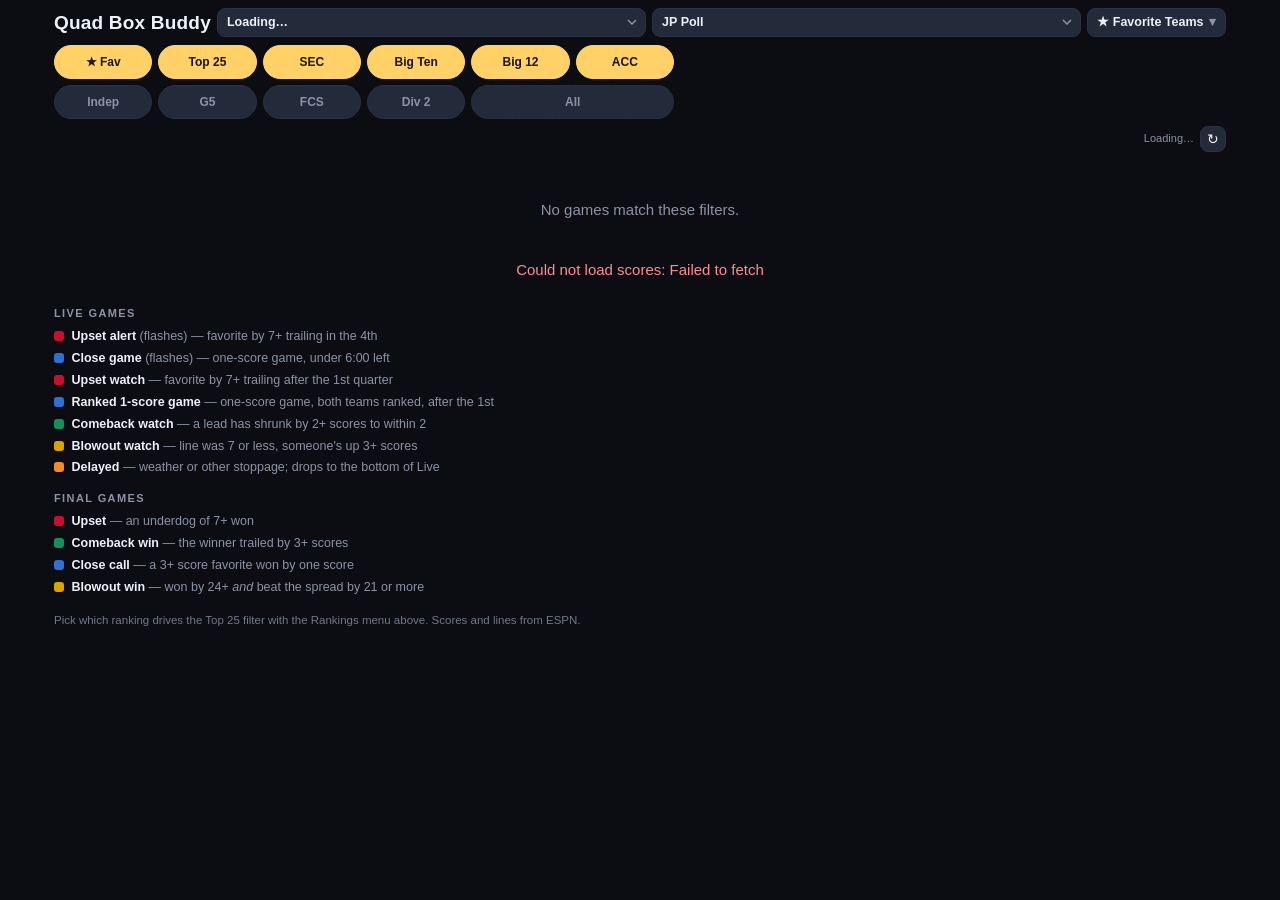
<file: index.html>
<!doctype html>
<html lang="en">
<head>
  <meta charset="utf-8">
  <meta name="viewport" content="width=device-width, initial-scale=1, viewport-fit=cover">
  <meta name="theme-color" content="#0b0d12">
  <meta name="apple-mobile-web-app-capable" content="yes">
  <meta name="apple-mobile-web-app-status-bar-style" content="black-translucent">
  <meta name="apple-mobile-web-app-title" content="QBB">
  <title>Quad Box Buddy</title>
  <link rel="icon" type="image/png" sizes="32x32" href="icons/icon-32.png?v=3">
  <link rel="icon" type="image/svg+xml" href="icons/icon.svg?v=3">
  <link rel="apple-touch-icon" sizes="180x180" href="icons/icon-180.png?v=3">
  <link rel="manifest" href="manifest.json?v=3">
  <link rel="stylesheet" href="style.css?v=76">
</head>
<body>
  <header class="top">
    <div class="bar">
      <h1><span class="name-long">Quad Box Buddy</span><span class="name-short">QBB</span><span id="demo-badge" class="demo-badge" hidden>DEMO</span></h1>
      <select id="week-select" aria-label="Week"><option>Loading…</option></select>
      <select id="poll-select" aria-label="Which ranking to use"><option>Loading…</option></select>
      <button id="fav-teams-btn" class="menu-btn" aria-haspopup="dialog">★ <span class="long">Favorite </span>Teams <span class="caret">▾</span></button>
    </div>
    <div class="filters" id="filters" role="group" aria-label="Filters">
      <button class="chip fav" data-conf="fav" title="Favorites">★ Fav</button>
      <button class="chip" data-conf="top25" id="chip-top25" title="Games with a ranked team">Top 25</button>
      <button class="chip" data-conf="sec">SEC</button>
      <button class="chip" data-conf="b1g">Big Ten</button>
      <button class="chip" data-conf="b12">Big 12</button>
      <button class="chip" data-conf="acc">ACC</button>
      <button class="chip" data-conf="ind" title="Independents">Indep</button>
      <button class="chip" data-conf="fbs" title="Group of 5: American, CUSA, MAC, Mountain West, Pac-12, Sun Belt">G5</button>
      <button class="chip" data-conf="fcs">FCS</button>
      <button class="chip" data-conf="d2">Div 2</button>
      <button class="chip all" id="chip-all">All</button>
    </div>
    <div class="toolbar">
      <span class="refresh">
        <span id="updated">Loading…</span>
        <button id="refresh-btn" title="Refresh now" aria-label="Refresh now">↻</button>
      </span>
    </div>
  </header>
  <div id="ptr" class="ptr" aria-hidden="true"><span class="ptr-icon">↓</span></div>

  <main id="board">
    <section class="group" id="group-live" hidden>
      <h2><span class="dot live"></span>Live</h2>
      <div class="list" id="list-live"></div>
    </section>
    <section class="group" id="group-pre" hidden>
      <h2>Upcoming</h2>
      <div class="list" id="list-pre"></div>
    </section>
    <section class="group" id="group-post" hidden>
      <h2>Final</h2>
      <div class="list" id="list-post"></div>
    </section>
    <p class="empty" id="empty" hidden>No games match these filters.</p>
    <p class="error" id="error" hidden></p>
  </main>

  <footer class="legend">
    <h3>Live games</h3>
    <span><i class="swatch upset"></i> <b>Upset alert</b> (flashes) — favorite by 7+ trailing in the 4th</span>
    <span><i class="swatch close"></i> <b>Close game</b> (flashes) — one-score game, under 6:00 left</span>
    <span><i class="swatch upsetwatch"></i> <b>Upset watch</b> — favorite by 7+ trailing after the 1st quarter</span>
    <span><i class="swatch goodgame"></i> <b>Ranked 1-score game</b> — one-score game, both teams ranked, after the 1st</span>
    <span><i class="swatch comeback"></i> <b>Comeback watch</b> — a lead has shrunk by 2+ scores to within 2</span>
    <span><i class="swatch blowout"></i> <b>Blowout watch</b> — line was 7 or less, someone's up 3+ scores</span>
    <span><i class="swatch delayed"></i> <b>Delayed</b> — weather or other stoppage; drops to the bottom of Live</span>
    <h3>Final games</h3>
    <span><i class="swatch upsetwatch"></i> <b>Upset</b> — an underdog of 7+ won</span>
    <span><i class="swatch comeback"></i> <b>Comeback win</b> — the winner trailed by 3+ scores</span>
    <span><i class="swatch goodgame"></i> <b>Close call</b> — a 3+ score favorite won by one score</span>
    <span><i class="swatch blowout"></i> <b>Blowout win</b> — won by 24+ <em>and</em> beat the spread by 21 or more</span>
    <p class="fine">Pick which ranking drives the Top 25 filter with the Rankings menu above. Scores and lines from ESPN.</p>
  </footer>

  <div id="panel" class="panel" role="dialog" aria-modal="true" aria-labelledby="panel-title" hidden>
    <div class="panel-head">
      <button id="panel-back" class="panel-nav" hidden>‹ Back</button>
      <h2 id="panel-title">Favorite Teams</h2>
      <button id="panel-close" class="panel-nav">Done</button>
    </div>
    <div class="panel-body" id="panel-body"></div>
    <div class="panel-foot" id="panel-foot"></div>
  </div>

  <script src="app.js?v=76"></script>
</body>
</html>
</file>
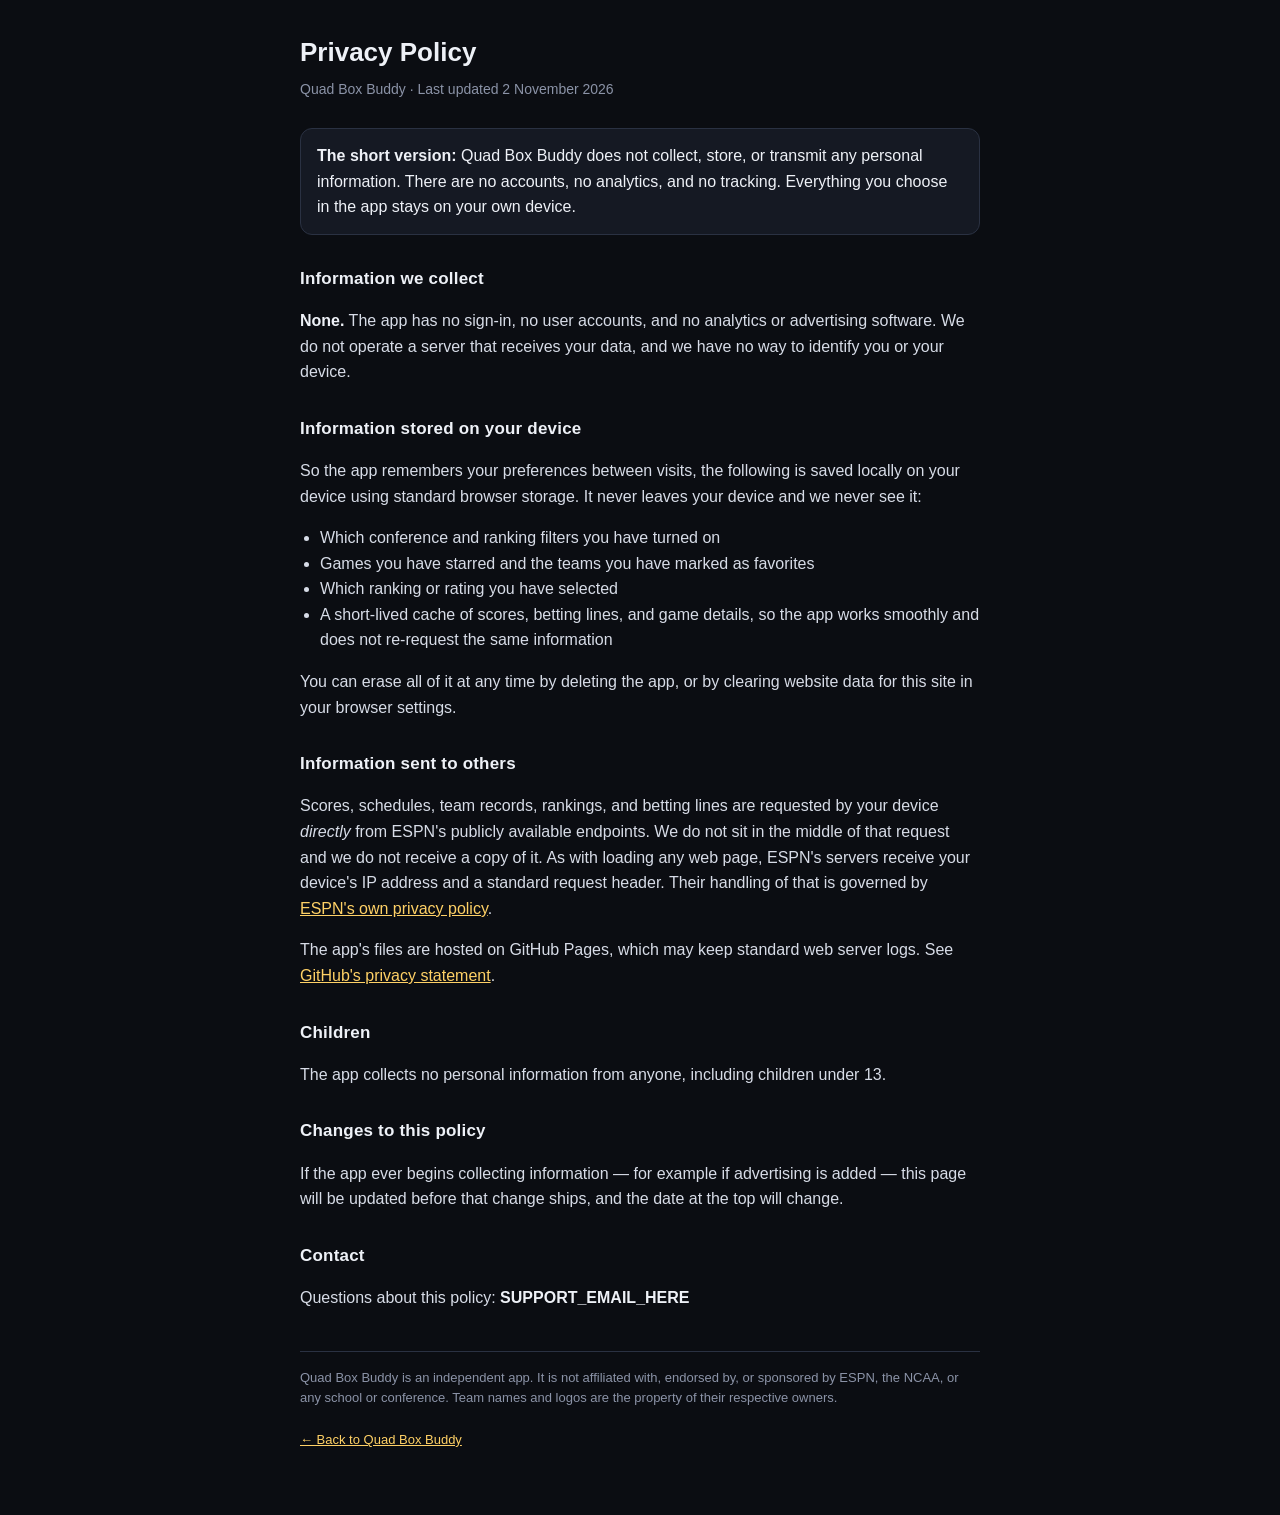
<file: privacy.html>
<!doctype html>
<html lang="en">
<head>
  <meta charset="utf-8">
  <meta name="viewport" content="width=device-width, initial-scale=1">
  <meta name="theme-color" content="#0b0d12">
  <title>Quad Box Buddy — Privacy Policy</title>
  <style>
    :root { --bg:#0b0d12; --panel:#151923; --line:#2a3142; --text:#eef1f7; --muted:#8b93a7; --accent:#ffd166; }
    * { box-sizing: border-box; }
    html, body { margin:0; background:var(--bg); color:var(--text); }
    body {
      font:16px/1.6 -apple-system, BlinkMacSystemFont, "Segoe UI", Roboto, Helvetica, Arial, sans-serif;
      max-width:720px; margin:0 auto; padding:32px 20px 64px;
    }
    h1 { font-size:26px; margin:0 0 4px; }
    .updated { color:var(--muted); font-size:14px; margin:0 0 28px; }
    h2 { font-size:17px; margin:30px 0 8px; letter-spacing:.2px; }
    p, li { color:#d7dce7; }
    ul { padding-left:20px; }
    strong { color:var(--text); }
    a { color:var(--accent); }
    .box { background:var(--panel); border:1px solid var(--line); border-radius:12px; padding:14px 16px; margin:18px 0; }
    footer { margin-top:40px; padding-top:16px; border-top:1px solid var(--line); color:var(--muted); font-size:13px; }
  </style>
</head>
<body>
  <h1>Privacy Policy</h1>
  <p class="updated">Quad Box Buddy · Last updated 2 November 2026</p>

  <div class="box">
    <strong>The short version:</strong> Quad Box Buddy does not collect, store, or transmit any
    personal information. There are no accounts, no analytics, and no tracking. Everything you
    choose in the app stays on your own device.
  </div>

  <h2>Information we collect</h2>
  <p><strong>None.</strong> The app has no sign-in, no user accounts, and no analytics or
  advertising software. We do not operate a server that receives your data, and we have no way
  to identify you or your device.</p>

  <h2>Information stored on your device</h2>
  <p>So the app remembers your preferences between visits, the following is saved locally on
  your device using standard browser storage. It never leaves your device and we never see it:</p>
  <ul>
    <li>Which conference and ranking filters you have turned on</li>
    <li>Games you have starred and the teams you have marked as favorites</li>
    <li>Which ranking or rating you have selected</li>
    <li>A short-lived cache of scores, betting lines, and game details, so the app works
        smoothly and does not re-request the same information</li>
  </ul>
  <p>You can erase all of it at any time by deleting the app, or by clearing website data for
  this site in your browser settings.</p>

  <h2>Information sent to others</h2>
  <p>Scores, schedules, team records, rankings, and betting lines are requested by your device
  <em>directly</em> from ESPN's publicly available endpoints. We do not sit in the middle of
  that request and we do not receive a copy of it. As with loading any web page, ESPN's servers
  receive your device's IP address and a standard request header. Their handling of that is
  governed by <a href="https://disneyprivacycenter.com/privacy-policy-translations/english/"
  rel="noopener">ESPN's own privacy policy</a>.</p>
  <p>The app's files are hosted on GitHub Pages, which may keep standard web server logs. See
  <a href="https://docs.github.com/en/site-policy/privacy-policies/github-general-privacy-statement"
  rel="noopener">GitHub's privacy statement</a>.</p>

  <h2>Children</h2>
  <p>The app collects no personal information from anyone, including children under 13.</p>

  <h2>Changes to this policy</h2>
  <p>If the app ever begins collecting information — for example if advertising is added — this
  page will be updated before that change ships, and the date at the top will change.</p>

  <h2>Contact</h2>
  <p>Questions about this policy: <strong>SUPPORT_EMAIL_HERE</strong></p>

  <footer>
    Quad Box Buddy is an independent app. It is not affiliated with, endorsed by, or sponsored
    by ESPN, the NCAA, or any school or conference. Team names and logos are the property of
    their respective owners.
    <br><br>
    <a href="./">← Back to Quad Box Buddy</a>
  </footer>
</body>
</html>
</file>
<file: style.css>
:root {
  --bg: #0b0d12;
  --panel: #151923;
  --panel-2: #1c2130;
  --line: #2a3142;
  --text: #eef1f7;
  --muted: #8b93a7;
  --accent: #ffd166;
  --live: #ff3b4d;
  --upset: #8a1a2a;      /* alert flashes run between these and their -dim partners */
  --upset-dim: #2d1218;
  --close: #1b4f9c;      /* blue */
  --close-dim: #142238;
  --comeback: #9a7a12;   /* amber-yellow, kept dark enough for white text */
  --comeback-dim: #2c2510;
  --new: #5b6478;
  --delayed: #f28c28;
  --chip: #232a3a;
  --chip-on: #ffd166;
}

* { box-sizing: border-box; }
html, body { margin: 0; background: var(--bg); color: var(--text); }
body {
  font: 15px/1.35 -apple-system, BlinkMacSystemFont, "Segoe UI", Roboto, Helvetica, Arial, sans-serif;
  padding: 0 14px calc(24px + env(safe-area-inset-bottom));
  max-width: 1200px;
  margin: 0 auto;
}

/* Pull-to-refresh strip (touch only): sits between the sticky header and the board and
   opens up as you pull, so the title and chips stay put while the games slide down */
.ptr {
  height: 0; overflow: hidden; display: flex; align-items: center; justify-content: center;
  color: var(--muted);
}
.ptr .ptr-icon {
  width: 34px; height: 34px; border-radius: 50%; display: flex; align-items: center; justify-content: center;
  background: var(--panel-2); border: 1px solid var(--line); font-size: 17px; font-weight: 800; line-height: 1;
  transition: transform .2s; opacity: 0;
}
.ptr.show .ptr-icon { opacity: 1; }
.ptr.armed .ptr-icon { color: var(--accent); border-color: var(--accent); transform: rotate(180deg); }
.ptr.loading .ptr-icon { color: var(--accent); transform: none; animation: spin .8s linear infinite; }
.ptr.settle { transition: height .25s ease-out; }

/* Header */
.top {
  position: sticky; top: 0; z-index: 5;
  background: linear-gradient(var(--bg) 88%, transparent);
  padding: calc(8px + env(safe-area-inset-top)) 0 8px;
}
.bar { display: flex; align-items: center; gap: 6px; flex-wrap: wrap; }
.bar h1 { margin: 0; font-size: 19px; letter-spacing: .2px; white-space: nowrap; flex: none; }
.bar h1 .name-short { display: none; }
.demo-badge { font-size: 10px; font-weight: 800; background: var(--accent); color: #1a1400; border-radius: 4px; padding: 1px 5px; margin-left: 6px; vertical-align: middle; }
.demo-badge[hidden] { display: none; }
#week-select, #poll-select {
  /* basis 0 so the two split whatever is left over evenly instead of one taking it all */
  appearance: none; -webkit-appearance: none; min-width: 0; flex: 1 1 0;
  text-overflow: ellipsis;
  background: var(--chip) url("data:image/svg+xml,%3Csvg xmlns='http://www.w3.org/2000/svg' width='10' height='6' viewBox='0 0 10 6'%3E%3Cpath d='M1 1l4 4 4-4' fill='none' stroke='%238b93a7' stroke-width='1.5'/%3E%3C/svg%3E") no-repeat right 8px center;
  color: var(--text); border: 1px solid var(--line); border-radius: 8px;
  padding: 5px 22px 5px 9px; font: inherit; font-weight: 700; font-size: 12.5px; cursor: pointer;
}
.menu-btn {
  flex: none;
  border: 1px solid var(--line); background: var(--chip); color: var(--text);
  border-radius: 8px; padding: 5px 9px; font: inherit; font-size: 12.5px; font-weight: 700; cursor: pointer;
  white-space: nowrap;
}
.menu-btn .caret { color: var(--muted); margin-left: 2px; }
.menu-btn.has-teams { border-color: var(--accent); }
/* Chips: a fixed 6-column grid so the row count never depends on label widths (two rows
   for eleven chips), and tall enough to hit with a thumb. */
.filters {
  display: grid; grid-template-columns: repeat(6, minmax(0, 1fr)); gap: 6px; /* six equal chips per row */
  margin-top: 8px; max-width: 620px;
}
.chip {
  border: 1px solid var(--line); background: var(--chip); color: var(--muted);
  border-radius: 999px; padding: 10px 2px; font-size: 12px; font-weight: 700; line-height: 1;
  cursor: pointer; transition: background .15s, color .15s;
  white-space: nowrap; overflow: hidden; text-overflow: ellipsis; text-align: center;
  -webkit-tap-highlight-color: transparent; -webkit-touch-callout: none; user-select: none;
}
.chip.on { background: var(--chip-on); color: #1a1400; border-color: var(--chip-on); }
.chip.all { border-style: dashed; grid-column: span 2; }
.chip.fav.on { background: var(--accent); }
/* Only the refresh stamp lives here now, and it belongs on the right. */
.toolbar { display: flex; align-items: center; justify-content: flex-end; gap: 8px; margin-top: 7px; }

.refresh { display: flex; align-items: center; gap: 6px; color: var(--muted); font-size: 11px; white-space: nowrap; }
.refresh button {
  border: 1px solid var(--line); background: var(--chip); color: var(--text);
  border-radius: 8px; width: 26px; height: 26px; font-size: 14px; cursor: pointer;
}
.refresh button.spin { animation: spin .8s linear infinite; }
@keyframes spin { to { transform: rotate(360deg); } }

/* Favorite star, top-right of every card */
.star {
  position: absolute; top: 4px; right: 6px; z-index: 1;
  background: none; border: 0; padding: 4px; cursor: pointer; line-height: 0;
  color: var(--muted); opacity: .7; -webkit-tap-highlight-color: transparent;
}
.star svg { width: 18px; height: 18px; fill: none; stroke: currentColor; stroke-width: 1.8; stroke-linejoin: round; }
.star.on { color: var(--accent); opacity: 1; }
.star.on svg { fill: currentColor; }

/* Groups */
.group { margin-top: 18px; }
.group h2 {
  font-size: 12px; text-transform: uppercase; letter-spacing: 1.4px; color: var(--muted);
  margin: 0 0 8px 2px; display: flex; align-items: center; gap: 6px;
}
.dot.live { width: 8px; height: 8px; border-radius: 50%; background: var(--live); display: inline-block;
  animation: pulse 1.4s ease-in-out infinite; }
@keyframes pulse { 50% { opacity: .35; } }
.list { display: grid; grid-template-columns: repeat(auto-fill, minmax(min(340px, 100%), 1fr)); gap: 10px; }

/* Cards */
.card {
  position: relative;
  background: var(--panel); border: 1px solid var(--line); border-radius: 12px;
  padding: 12px 12px 9px;
  display: grid; grid-template-columns: minmax(0, 1fr) auto; grid-template-rows: auto auto;
  column-gap: 10px;
  transition: border-color .2s;
}
.card.live { border-color: #3a4560; }
.card .teams { grid-column: 1; min-width: 0; display: flex; flex-direction: column; gap: 6px; }
.team { display: flex; align-items: center; gap: 8px; min-height: 28px; min-width: 0; }
.team img { width: 26px; height: 26px; object-fit: contain; flex: none; }
.team .rank { color: var(--accent); font-size: 12px; font-weight: 700; width: 24px; flex: none; text-align: right; }
.team .rank.lvl { width: auto; min-width: 24px; display: flex; flex-direction: column; align-items: flex-end; line-height: 1; }
.team .rank small { font-size: 8px; font-weight: 800; letter-spacing: .5px; color: var(--muted); margin-top: 2px; }
.team .rank:empty { visibility: hidden; }
.team .name { font-weight: 700; font-size: 16px; white-space: nowrap; overflow: hidden; text-overflow: ellipsis; }
.team .rec { color: var(--muted); font-size: 12px; flex: none; }
.team .poss { width: 7px; height: 7px; border-radius: 50%; background: var(--accent); flex: none; margin-left: 2px; }
.team .score { margin-left: auto; font-size: 22px; font-weight: 800; font-variant-numeric: tabular-nums; min-width: 32px; text-align: right; }
.team.loser .name, .team.loser .score { opacity: .55; }
.card.pre .team .score { display: none; }

.status {
  grid-column: 2; grid-row: 1; align-self: center; margin-top: 14px;
  text-align: right; font-weight: 700; font-size: 14px; min-width: 64px;
  font-variant-numeric: tabular-nums; white-space: nowrap;
}
.status .q { font-size: 15px; }
.status .clock { display: block; font-size: 13px; color: var(--muted); font-weight: 600; }
.card.live .status .q { color: var(--live); }
.card.post .status { color: var(--muted); }
.card.pre .status { color: var(--text); }
.status .day { display: block; font-size: 11px; color: var(--muted); font-weight: 600; }

.meta {
  grid-column: 1 / -1; margin-top: 8px; padding-top: 7px; border-top: 1px solid var(--line);
  display: flex; gap: 12px; align-items: center; color: var(--muted); font-size: 12.5px; flex-wrap: wrap;
}
.meta .spread { font-weight: 700; color: var(--text); }
.meta .tv { margin-left: auto; font-weight: 600; }
.meta .tier { font-size: 11px; border: 1px solid var(--line); border-radius: 6px; padding: 1px 6px; }

/* Extra line on a flashing close game: down & distance and where the ball is. Sits directly
   under the score block, right-aligned to line up with the clock. In the red zone the field
   position itself is highlighted rather than adding a separate badge. */
.sitline {
  grid-column: 1 / -1; margin-top: 7px; padding-top: 7px; border-top: 1px solid var(--line);
  display: flex; align-items: center; justify-content: flex-end; gap: 8px;
  font-size: 12.5px; font-weight: 700; color: var(--text); font-variant-numeric: tabular-nums;
}
.sitline .spot { color: var(--muted); font-weight: 600; }
.sitline .scored { color: var(--accent); font-weight: 800; letter-spacing: .2px; }
.card.flash .sitline .scored { color: #fff; }
.sitline .spot.rz {
  background: var(--upset); color: #fff; font-weight: 800;
  border-radius: 999px; padding: 2px 8px;
}
.card.flash .sitline { border-top-color: rgba(255,255,255,.2); }
.card.flash .sitline .spot { color: rgba(255,255,255,.8); }
.card.flash .sitline .spot.rz { color: #fff; }

.badges { position: absolute; top: -9px; left: 10px; display: flex; gap: 6px; }
.badge {
  font-size: 10.5px; font-weight: 800; letter-spacing: .8px; text-transform: uppercase;
  padding: 2px 8px; border-radius: 999px; color: #fff;
}

/* Flashing alerts (upset, close game): every alert pulses on the same 2s clock. One alert
   fades between its dim and full colour; both fade between the two (--fa / --fb). */
.badge.upset { background: #c8102e; }
.badge.close { background: #2f6fd6; }
.badge.new { background: var(--new); }
.badge.delayed { background: var(--delayed); color: #1a0e00; }

/* The pulse is driven by a single `pulse` class toggling on <body> every second, so every
   flashing card is always on the same beat even after the list reorders. */
.card.flash {
  background-color: var(--fa); transition: background-color 1s ease-in-out;
  border-color: rgba(255,255,255,.25);
}
body.pulse .card.flash { background-color: var(--fb); }
@media (prefers-reduced-motion: reduce) { .card.flash { transition: none; } }
.f-upset       { --fa: var(--upset-dim); --fb: var(--upset); }
.f-close       { --fa: var(--close-dim); --fb: var(--close); }
.f-upset-close { --fa: var(--upset);     --fb: var(--close); }

.card.flash .team .rec, .card.flash .meta, .card.flash .status .clock { color: rgba(255,255,255,.8); }
.card.flash .meta { border-top-color: rgba(255,255,255,.2); }
.card.flash .team .rank, .card.flash .status .q, .card.flash .star { color: #fff; }
.card.flash .star.on { color: var(--accent); }

/* Watches: a soft tinted edge that fades into the card instead of a hard ring. One colour
   per card (priority in app.js); badges are filled like the alert badges. */
.watch { --ring: var(--muted); }
.card.watch {
  border-color: color-mix(in srgb, var(--ring) 55%, var(--line));
  box-shadow: 0 0 0 1px color-mix(in srgb, var(--ring) 28%, transparent),
              0 0 14px color-mix(in srgb, var(--ring) 22%, transparent),
              inset 0 0 28px color-mix(in srgb, var(--ring) 10%, transparent);
}
.w-upsetWatch, .w-upsetWin { --ring: #c8102e; }
.w-goodGame, .w-closeCall  { --ring: #2f6fd6; }
.w-comeback, .w-comebackWin { --ring: #12925a; }
.w-blowout, .w-blowoutWin  { --ring: #c99700; }
.badge.watch { background: var(--ring); color: #fff; }

/* Delayed: same soft edge in orange, parked at the bottom of Live, nothing flashes */
.card.delayed {
  --ring: var(--delayed);
  border-color: color-mix(in srgb, var(--ring) 55%, var(--line));
  box-shadow: 0 0 0 1px color-mix(in srgb, var(--ring) 28%, transparent),
              0 0 14px color-mix(in srgb, var(--ring) 22%, transparent),
              inset 0 0 28px color-mix(in srgb, var(--ring) 10%, transparent);
}
.card.delayed .status .q { color: var(--delayed); }

/* New game: parked at the bottom of Live for its first two minutes */
.card.newgame { border-style: dashed; }
.card.newgame .status .q { color: var(--muted); }

/* Reorder slide: a moving card rides above its neighbours while it glides */
.card.moving { z-index: 3; will-change: transform; }

@media (max-width: 620px) {
  .menu-btn .long { display: none; }
  .bar h1 { font-size: 18px; }
  .bar h1 .name-long { display: none; }
  .bar h1 .name-short { display: inline; }
  #week-select, #poll-select { font-size: 12px; padding-left: 8px; padding-right: 20px; }
}
@media (max-width: 400px) {
  .team .name { font-size: 15px; }
  .team .rec { font-size: 11px; }
  .team .score { font-size: 20px; min-width: 28px; }
  .status { min-width: 56px; }
}

/* Footer, states */
.legend { margin-top: 26px; color: var(--muted); font-size: 12.5px; display: flex; flex-direction: column; gap: 5px; max-width: 560px; }
.legend h3 { margin: 10px 0 2px; font-size: 11px; text-transform: uppercase; letter-spacing: 1.4px; color: var(--muted); }
.legend h3:first-child { margin-top: 0; }
.legend b { color: var(--text); font-weight: 700; }
.legend .fine { margin: 12px 0 0; font-size: 11.5px; opacity: .8; }
.swatch { display: inline-block; width: 10px; height: 10px; border-radius: 3px; vertical-align: -1px; margin-right: 4px; }
.swatch.upset { background: #c8102e; }
.swatch.close { background: #2f6fd6; }
.swatch.comeback { background: #12925a; }
.swatch.upsetwatch { background: #c8102e; } .swatch.goodgame { background: #2f6fd6; } .swatch.blowout { background: #d9a400; } .swatch.delayed { background: #f28c28; }

.empty, .error { color: var(--muted); text-align: center; margin-top: 40px; }
.error { color: #ff8a94; }

/* Favorite Teams panel */
body.panel-open { overflow: hidden; }
.panel {
  position: fixed; inset: 0; z-index: 50; background: var(--bg); color: var(--text);
  display: flex; flex-direction: column;
}
.panel[hidden] { display: none; }
.panel-head {
  display: grid; grid-template-columns: 1fr auto 1fr; align-items: center;
  padding: calc(10px + env(safe-area-inset-top)) 12px 10px; border-bottom: 1px solid var(--line);
  background: var(--panel);
}
.panel-head h2 { margin: 0; font-size: 16px; text-align: center; white-space: nowrap; }
.panel-nav {
  background: none; border: 0; color: var(--accent); font: inherit; font-size: 15px; font-weight: 700;
  cursor: pointer; padding: 6px 4px; justify-self: start;
}
#panel-close { justify-self: end; }
#panel-back[hidden] { display: block; visibility: hidden; } /* keep the title centered */
.panel-body { flex: 1; overflow-y: auto; -webkit-overflow-scrolling: touch; padding: 12px 14px 20px; max-width: 720px; width: 100%; margin: 0 auto; }
.panel-foot { padding: 10px 14px calc(12px + env(safe-area-inset-bottom)); border-top: 1px solid var(--line); background: var(--panel); }
.panel-foot:empty { display: none; }
.btn-primary {
  display: block; width: 100%; max-width: 720px; margin: 0 auto;
  background: var(--accent); color: #1a1400; border: 0; border-radius: 10px;
  padding: 12px; font: inherit; font-size: 15px; font-weight: 800; cursor: pointer;
}
.panel-empty { color: var(--muted); text-align: center; padding: 40px 10px; line-height: 1.5; }
.panel-note { color: var(--muted); font-size: 12.5px; margin: 0 0 10px; }

.team-list { list-style: none; margin: 0; padding: 0; }
.team-list li {
  display: flex; align-items: center; gap: 10px; padding: 9px 4px; border-bottom: 1px solid var(--line);
}
.team-list img { width: 30px; height: 30px; object-fit: contain; flex: none; }
.team-list .t-name { font-weight: 700; font-size: 15px; }
.team-list .t-conf { display: block; color: var(--muted); font-size: 12px; font-weight: 500; }
.team-list .grow { flex: 1; min-width: 0; }
.star.inline { position: static; padding: 6px; opacity: .8; }
.star.inline svg { width: 22px; height: 22px; }
.remove-btn {
  background: none; border: 1px solid var(--line); color: var(--muted); border-radius: 8px;
  padding: 5px 10px; font: inherit; font-size: 12px; font-weight: 700; cursor: pointer;
}

.cat-list { display: flex; flex-direction: column; gap: 8px; }
.cat-btn {
  display: flex; align-items: center; justify-content: space-between;
  background: var(--panel); border: 1px solid var(--line); color: var(--text); border-radius: 12px;
  padding: 14px 14px; font: inherit; font-size: 15px; font-weight: 700; cursor: pointer; text-align: left;
}
.cat-btn .count { color: var(--accent); font-size: 12px; font-weight: 800; }
.cat-btn .chev { color: var(--muted); margin-left: 8px; }

.search {
  width: 100%; box-sizing: border-box; margin-bottom: 10px;
  background: var(--chip); border: 1px solid var(--line); color: var(--text); border-radius: 10px;
  padding: 9px 12px; font: inherit; font-size: 15px;
}
.team-list h3 {
  font-size: 12px; text-transform: uppercase; letter-spacing: 1.2px; color: var(--muted);
  margin: 16px 0 4px; position: sticky; top: -12px; background: var(--bg); padding: 6px 0;
}
</file>
